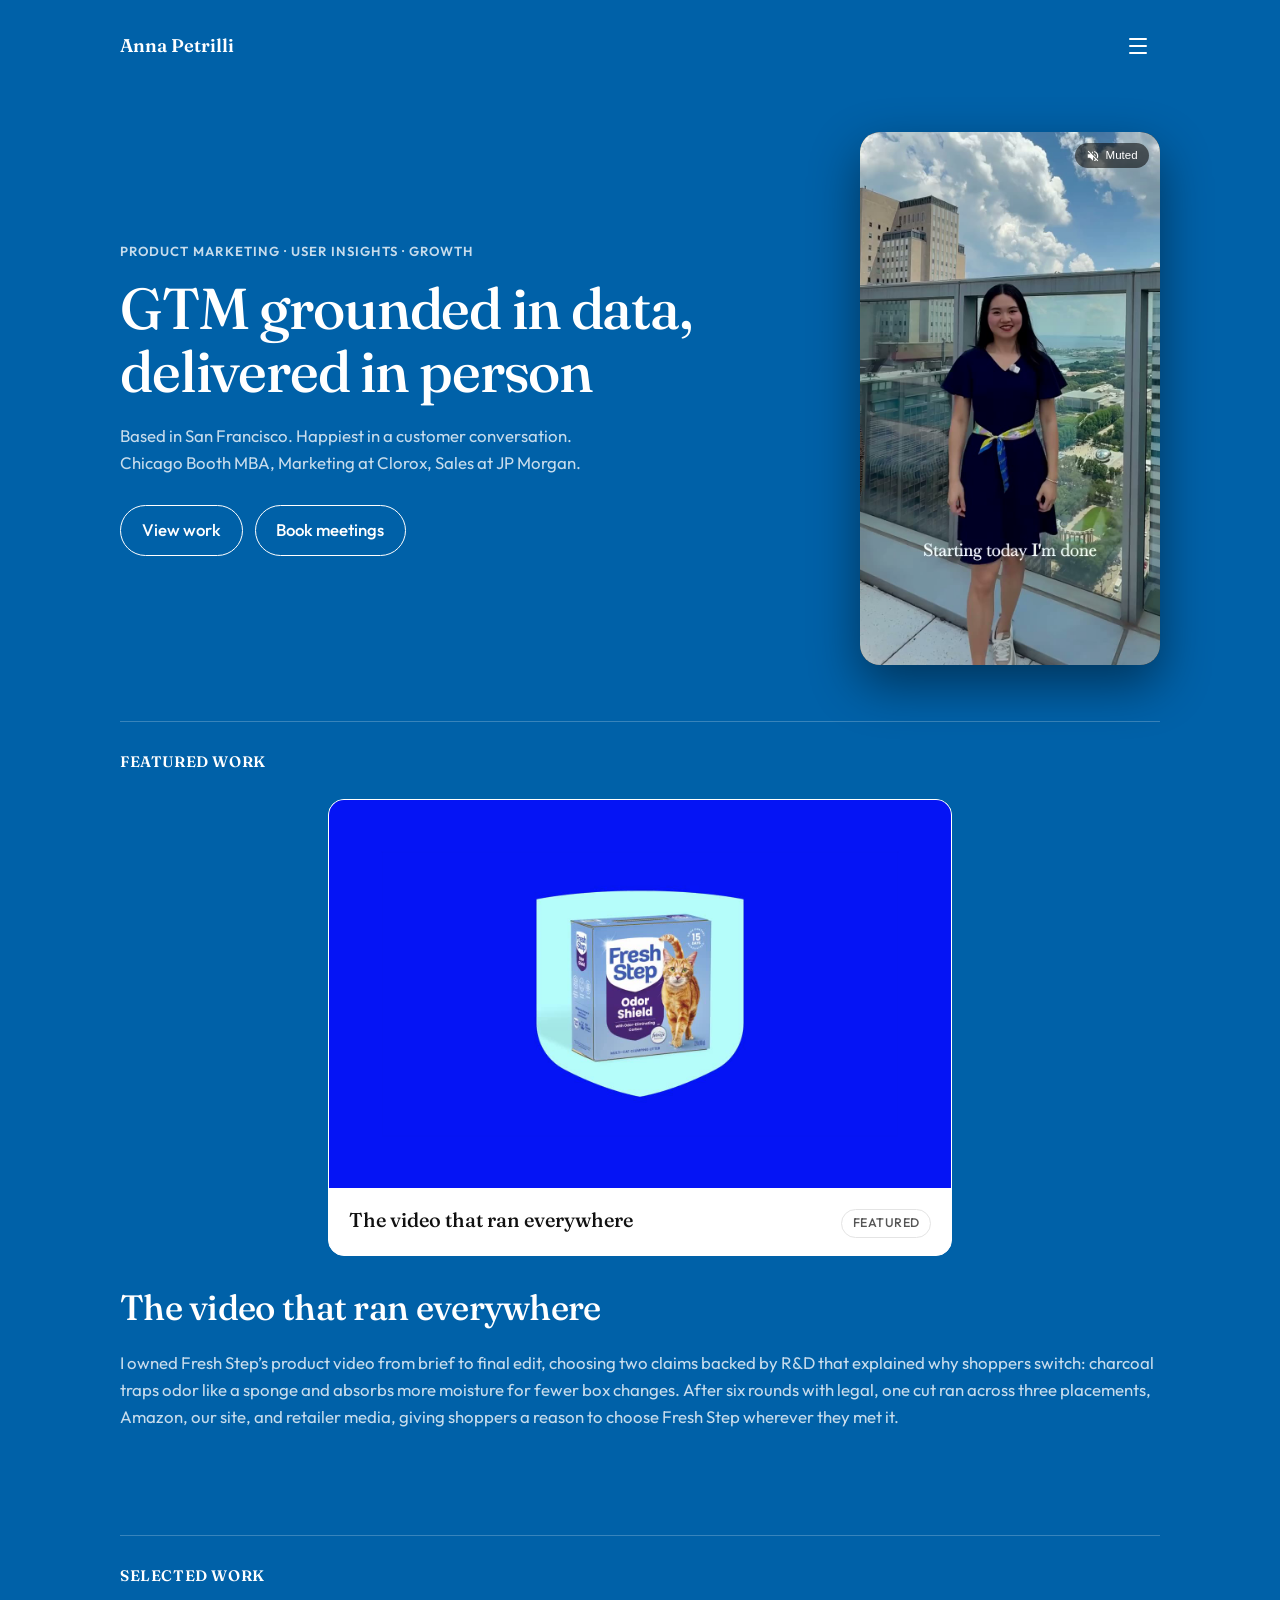
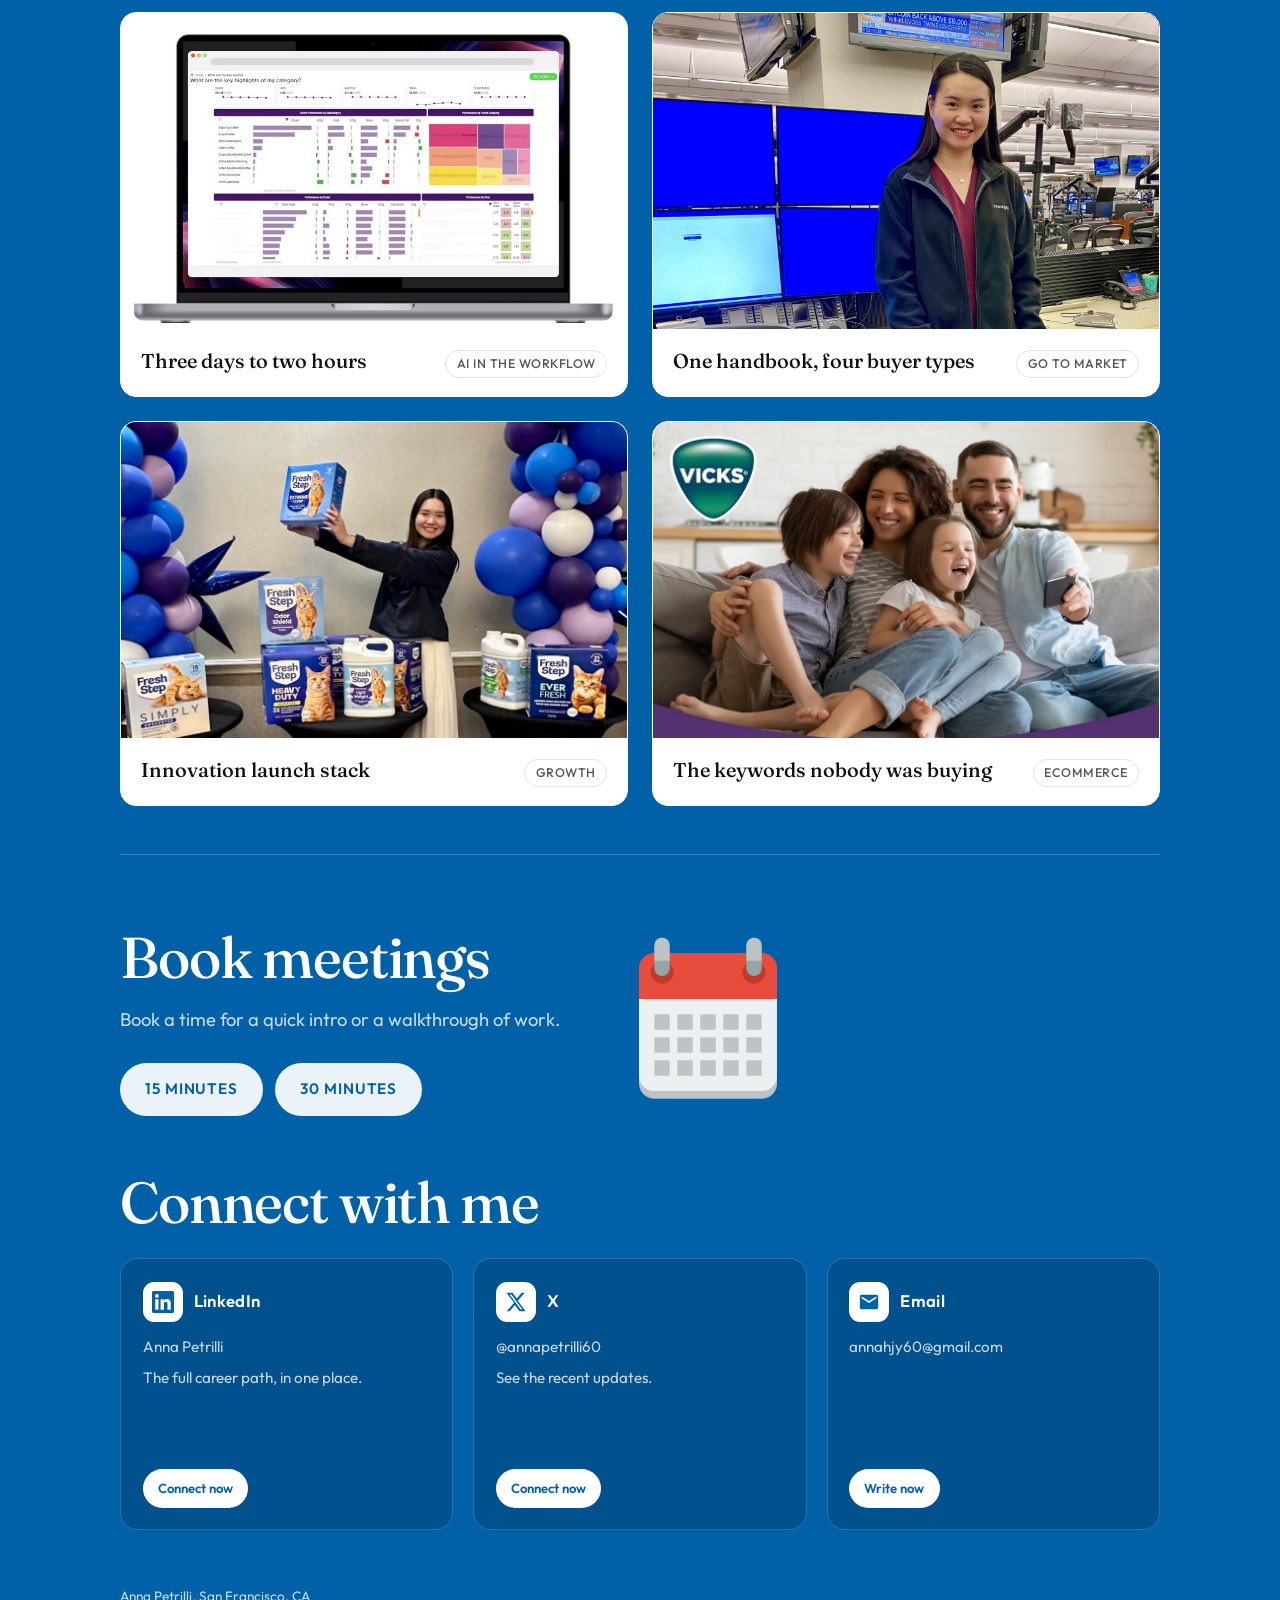
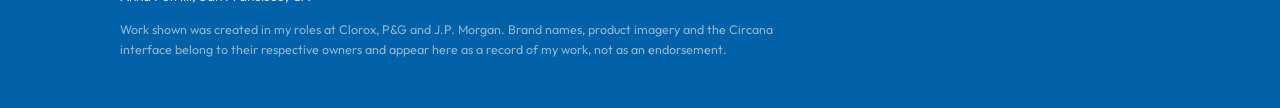
<file: index.html>
<!DOCTYPE html>
<html lang="en">
  <head>
    <meta charset="utf-8" />
    <meta name="viewport" content="width=device-width, initial-scale=1" />
    <title>Anna Petrilli — product marketing</title>
    <meta
      name="description"
      content="Anna Petrilli is a product marketer who turns consumer insight into claims, launches, and the channel math that proves they worked."
    />
    <link rel="icon" href="favicon.svg" type="image/svg+xml" />
    <link rel="icon" href="favicon-32.png" sizes="32x32" type="image/png" />
    <link rel="apple-touch-icon" href="apple-touch-icon.png" />
    <meta name="author" content="Anna Petrilli" />
    <meta property="og:type" content="website" />
    <meta property="article:author" content="Anna Petrilli" />
    <meta property="og:site_name" content="Anna Petrilli" />
    <meta property="og:title" content="Anna Petrilli — GTM grounded in data, delivered in person" />
    <meta
      property="og:description"
      content="Product marketing, consumer insights and growth. Chicago Booth MBA. Brand and ecommerce at Clorox, brand management at P&amp;G, institutional sales at J.P. Morgan."
    />
    <meta property="og:url" content="https://annapetrilli.app/" />
    <meta property="og:image" content="https://annapetrilli.app/images/preview-card-2400.jpg" />
    <meta property="og:image:width" content="2400" />
    <meta property="og:image:height" content="1260" />
    <meta name="twitter:card" content="summary_large_image" />
    <meta name="twitter:site" content="@AnnaPetrilli60" />
    <meta name="twitter:title" content="Anna Petrilli — GTM grounded in data, delivered in person" />
    <meta
      name="twitter:description"
      content="Product marketing, consumer insights and growth. Chicago Booth MBA. Brand and ecommerce at Clorox, brand management at P&amp;G, institutional sales at J.P. Morgan."
    />
    <meta name="twitter:image" content="https://annapetrilli.app/images/preview-card-2400.jpg" />
    <link rel="preconnect" href="https://fonts.googleapis.com" />
    <link rel="preconnect" href="https://fonts.gstatic.com" crossorigin />
    <link
      href="https://fonts.googleapis.com/css2?family=Fraunces:ital,opsz,wght@0,9..144,500;0,9..144,600;1,9..144,500&family=Outfit:wght@400;500;600&display=swap"
      rel="stylesheet"
    />
    <link rel="stylesheet" href="styles.css?v=32" />
  </head>
  <body>
    <header class="site-header">
      <a class="mark" href="index.html">Anna Petrilli</a>
      <nav class="site-nav">
        <button
          class="menu-toggle"
          type="button"
          aria-expanded="false"
          aria-controls="site-menu"
          aria-label="Menu"
        >
          <span></span>
          <span></span>
          <span></span>
        </button>
        <div class="menu-panel" id="site-menu" hidden>
          <a href="index.html" aria-current="page">Main</a>
          <a href="selected.html">Selected work</a>
          <a href="index.html#contact">Book meetings</a>
        </div>
      </nav>
    </header>

    <main id="top">
      <section class="hero">
        <div class="hero-copy">
          <p class="eyebrow">Product marketing · user insights · growth</p>
          <h1>GTM grounded in data, delivered in person</h1>
          <p class="lede">
            <span class="lede-place">Based in San Francisco.</span><span class="desktop-only"> Happiest in a customer conversation.</span><br class="desktop-only" />
            <span class="lede-cred">Chicago Booth MBA, Marketing at Clorox, Sales at JP Morgan.</span>
          </p>
          <div class="hero-actions">
            <a class="button" href="#work">View work</a>
            <a class="button" href="#contact">Book meetings</a>
          </div>
        </div>
        <button
          class="hero-media"
          type="button"
          data-open="hero"
          aria-label="Play the intro with sound"
        >
          <video
            autoplay
            muted
            loop
            playsinline
            poster="media/hero-intro.jpg?v=2"
            aria-label="Anna talking to camera"
          >
            <source src="media/hero-intro.mp4?v=3" type="video/mp4" />
          </video>
          <span class="hero-sound" aria-hidden="true">
            <svg viewBox="0 0 24 24" width="14" height="14">
              <path
                fill="currentColor"
                d="M16.5 12c0-1.77-1.02-3.29-2.5-4.03v2.21l2.45 2.45c.03-.2.05-.41.05-.63zm2.5 0c0 .94-.2 1.82-.54 2.64l1.51 1.51C20.63 14.91 21 13.5 21 12c0-4.28-2.99-7.86-7-8.77v2.06c2.89.86 5 3.54 5 6.71zM4.27 3 3 4.27 7.73 9H3v6h4l5 5v-6.73l4.25 4.25c-.67.52-1.42.93-2.25 1.18v2.06c1.38-.31 2.63-.95 3.69-1.81L19.73 21 21 19.73 4.27 3zM12 4 9.91 6.09 12 8.18V4z"
              />
            </svg>
            Muted
          </span>
        </button>
      </section>

      <section id="work" class="work">
        <h2>Featured work</h2>

        <div class="featured">
          <button class="card" type="button" data-open="spot">
            <div class="card-media">
              <img
                src="media/fresh-step-card.png?v=2"
                alt="Still from the Fresh Step product video"
              />
            </div>
            <div class="card-text">
              <p class="card-title">The video that ran everywhere</p>
              <p class="card-tag">Featured</p>
            </div>
          </button>
        <article class="featured-story">
          <h3>The video that ran everywhere</h3>
          <p>
            I owned Fresh Step’s product video from brief to final edit,
            choosing two claims backed by R&amp;D that explained why shoppers
            switch: charcoal traps odor like a sponge and absorbs more moisture
            for fewer box changes. After six rounds with legal, one cut ran
            across three placements, Amazon, our site, and retailer media,
            giving shoppers a reason to choose Fresh Step wherever they met it.
          </p>
        </article>
        </div>
      </section>

      <section id="selected" class="work home-selected desktop-only">
        <h2>Selected work</h2>
      </section>

      <section id="contact" class="contact">
        <div class="get-in-touch">
          <div class="get-in-touch-copy">
            <h2>Book meetings</h2>
            <p>
              Book a time for a quick intro or a walkthrough of work.
            </p>
            <div class="booking">
              <a
                class="button button-solid"
                href="https://cal.com/anna-petrilli/15min-meeting"
                >15 minutes</a
              >
              <a
                class="button button-solid"
                href="https://cal.com/anna-petrilli/30min-meeting"
                >30 minutes</a
              >
            </div>
          </div>
          <img
            class="cal-mark"
            src="images/calendar.png?v=2"
            alt=""
          />
        </div>

        <div class="connect">
          <h2>Connect with me</h2>
          <div class="connect-grid">
            <a
              class="connect-card"
              href="https://www.linkedin.com/in/apetrilli60"
              rel="me"
            >
              <div class="connect-top">
                <span class="connect-icon" aria-hidden="true">
                  <svg viewBox="0 0 24 24" width="22" height="22">
                    <path
                      fill="currentColor"
                      d="M20.45 20.45h-3.55v-5.57c0-1.33-.03-3.04-1.85-3.04-1.85 0-2.14 1.45-2.14 2.94v5.67H9.35V9h3.41v1.56h.05c.48-.9 1.64-1.85 3.37-1.85 3.6 0 4.27 2.37 4.27 5.46v6.28zM5.34 7.43a2.06 2.06 0 1 1 0-4.12 2.06 2.06 0 0 1 0 4.12zM7.12 20.45H3.56V9h3.56v11.45zM22.23 0H1.77C.79 0 0 .77 0 1.73v20.54C0 23.23.79 24 1.77 24h20.46c.98 0 1.77-.77 1.77-1.73V1.73C24 .77 23.21 0 22.23 0z"
                    />
                  </svg>
                </span>
                <span class="connect-label">LinkedIn</span>
              </div>
              <p class="connect-handle">Anna Petrilli</p>
              <p class="connect-copy">The full career path, in one place.</p>
              <span class="connect-cta">Connect now</span>
            </a>

            <a
              class="connect-card"
              href="https://x.com/annapetrilli60"
              rel="me noopener"
            >
              <div class="connect-top">
                <span class="connect-icon" aria-hidden="true">
                  <svg viewBox="0 0 24 24" width="22" height="22">
                    <path
                      fill="currentColor"
                      d="M18.244 2H21.5l-7.5 8.57L22.5 22h-6.59l-5.16-6.74L5.2 22H1.94l8.03-9.17L1.5 2h6.76l4.66 6.18L18.244 2zm-1.16 18.2h1.83L7.01 3.7H5.05l12.03 16.5z"
                    />
                  </svg>
                </span>
                <span class="connect-label">X</span>
              </div>
              <p class="connect-handle">@annapetrilli60</p>
              <p class="connect-copy">See the recent updates.</p>
              <span class="connect-cta">Connect now</span>
            </a>

            <a class="connect-card" href="mailto:annahjy60@gmail.com">
              <div class="connect-top">
                <span class="connect-icon" aria-hidden="true">
                  <svg viewBox="0 0 24 24" width="22" height="22">
                    <path
                      fill="currentColor"
                      d="M20 4H4c-1.1 0-2 .9-2 2v12c0 1.1.9 2 2 2h16c1.1 0 2-.9 2-2V6c0-1.1-.9-2-2-2zm0 4-8 5-8-5V6l8 5 8-5v2z"
                    />
                  </svg>
                </span>
                <span class="connect-label">Email</span>
              </div>
              <p class="connect-handle">annahjy60@gmail.com</p>
              <span class="connect-cta">Write now</span>
            </a>
          </div>
        </div>
      </section>
    </main>

    <footer>
      <p>Anna Petrilli, San Francisco, CA</p>
      <p class="disclaimer">
        Work shown was created in my roles at Clorox, P&amp;G and J.P. Morgan.
        Brand names, product imagery and the Circana interface belong to their
        respective owners and appear here as a record of my work, not as an
        endorsement.
      </p>
    </footer>

    <div hidden>
      <article id="story-hero" data-orientation="portrait">
        <p class="story-tag">Intro</p>
        <h3>Anna Petrilli</h3>
        <video controls preload="metadata" playsinline poster="media/hero-intro.jpg?v=2">
          <source src="media/hero-intro.mp4?v=3" type="video/mp4" />
        </video>
      </article>

      <article id="story-spot">
        <p class="story-tag">Featured · Clorox</p>
        <h3>The video that ran everywhere</h3>
        <video
          controls
          preload="metadata"
          playsinline
          poster="media/fresh-step-poster.jpg"
        >
          <source src="media/fresh-step-60s.mp4" type="video/mp4" />
        </video>
        <p>
          Fresh Step needed one product video that could carry the brand
          across three placements: the Amazon product page, our own site, and
          retailer media that could end up in a social feed. Three kinds of
          attention, one cut. I owned it from brief to final edit.
        </p>
        <p>
          I started with what a shopper needs to see before choosing a litter,
          then narrowed a long list to two claims that explained why people
          switch, set us apart from competitors, and had R&amp;D proof behind
          them: charcoal traps odor particles like a sponge, and it absorbs
          more moisture for fewer box changes.
        </p>
        <p>
          Then came six rounds with legal, trading words they couldn’t defend
          for words that still sold, until every claim worked with the sound
          on or off. It went live across all three placements, giving shoppers
          a reason to choose Fresh Step wherever they found the brand.
        </p>
      </article>
    </div>

    <dialog class="story-dialog" id="story-dialog" aria-labelledby="dialog-title">
      <button class="dialog-close" type="button" aria-label="Close story">
        Close
      </button>
      <div class="dialog-body"></div>
    </dialog>

    <script src="script.js?v=15"></script>
  </body>
</html>
</file>
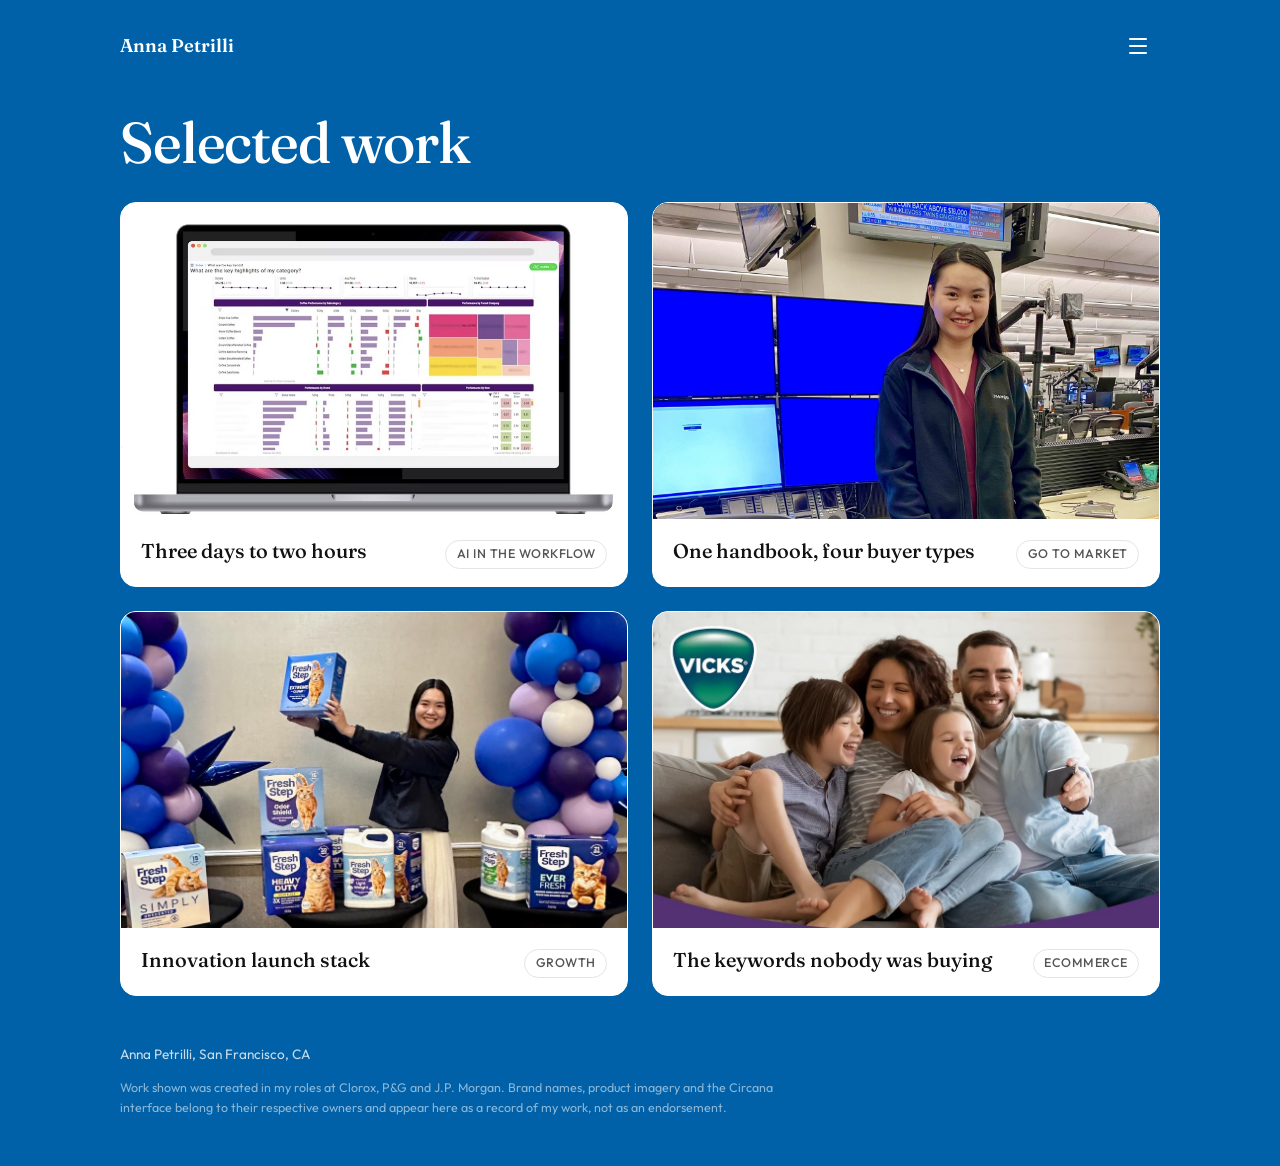
<file: selected.html>
<!DOCTYPE html>
<html lang="en">
  <head>
    <meta charset="utf-8" />
    <meta name="viewport" content="width=device-width, initial-scale=1" />
    <title>Selected work — Anna Petrilli</title>
    <meta
      name="description"
      content="Selected work by Anna Petrilli: go to market, growth, ecommerce, and AI in the workflow."
    />
    <link rel="icon" href="favicon.svg" type="image/svg+xml" />
    <link rel="icon" href="favicon-32.png" sizes="32x32" type="image/png" />
    <link rel="apple-touch-icon" href="apple-touch-icon.png" />
    <link rel="preconnect" href="https://fonts.googleapis.com" />
    <link rel="preconnect" href="https://fonts.gstatic.com" crossorigin />
    <link
      href="https://fonts.googleapis.com/css2?family=Fraunces:ital,opsz,wght@0,9..144,500;0,9..144,600;1,9..144,500&family=Outfit:wght@400;500;600&display=swap"
      rel="stylesheet"
    />
    <link rel="stylesheet" href="styles.css?v=32" />
  </head>
  <body>
    <header class="site-header">
      <a class="mark" href="index.html">Anna Petrilli</a>
      <nav class="site-nav">
        <button
          class="menu-toggle"
          type="button"
          aria-expanded="false"
          aria-controls="site-menu"
          aria-label="Menu"
        >
          <span></span>
          <span></span>
          <span></span>
        </button>
        <div class="menu-panel" id="site-menu" hidden>
          <a href="index.html">Main</a>
          <a href="selected.html" aria-current="page">Selected work</a>
          <a href="index.html#contact">Book meetings</a>
        </div>
      </nav>
    </header>

    <main>
      <section class="work page-work">
        <h1 class="page-title">Selected work</h1>
        <div class="grid">
          <button class="card" type="button" data-open="circana">
            <div class="card-media">
              <img
                src="images/circana-dashboard.jpg"
                alt="Circana category dashboard on a laptop"
                loading="lazy"
              />
            </div>
            <div class="card-text">
              <p class="card-title">Three days to two hours</p>
              <p class="card-tag">AI in the workflow</p>
            </div>
          </button>

          <button class="card" type="button" data-open="jpm">
            <div class="card-media">
              <img
                class="jpm-photo"
                src="images/jpm-trading-floor.jpg"
                alt="Anna on the J.P. Morgan trading floor"
                loading="lazy"
              />
            </div>
            <div class="card-text">
              <p class="card-title">One handbook, four buyer types</p>
              <p class="card-tag">Go to market</p>
            </div>
          </button>

          <button class="card" type="button" data-open="launch">
            <div class="card-media">
              <img
                class="launch-photo"
                src="images/fresh-step-launch.jpg?v=2"
                alt="Anna with the Fresh Step innovation lineup"
                loading="lazy"
              />
            </div>
            <div class="card-text">
              <p class="card-title">Innovation launch stack</p>
              <p class="card-tag">Growth</p>
            </div>
          </button>

          <button class="card" type="button" data-open="zzzquil">
            <div class="card-media">
              <img
                src="images/vicks-family.jpg?v=1"
                alt="Vicks family campaign creative"
                loading="lazy"
              />
            </div>
            <div class="card-text">
              <p class="card-title">The keywords nobody was buying</p>
              <p class="card-tag">Ecommerce</p>
            </div>
          </button>
        </div>
      </section>
    </main>

    <footer>
      <p>Anna Petrilli, San Francisco, CA</p>
      <p class="disclaimer">
        Work shown was created in my roles at Clorox, P&amp;G and J.P. Morgan.
        Brand names, product imagery and the Circana interface belong to their
        respective owners and appear here as a record of my work, not as an
        endorsement.
      </p>
    </footer>

    <div hidden>
      <article id="story-circana">
        <p class="story-tag">AI in the workflow · Clorox</p>
        <h3>Three days to two hours</h3>
        <div class="story-frame">
          <img
            src="images/circana-dashboard.jpg"
            alt="Circana category dashboard on a laptop"
          />
        </div>
        <p>
          Every month, two people spent three days in Excel stitching Circana
          reports together and hunting for why revenue moved. Slow, ad hoc and
          rebuilt from scratch. I consolidated every report into a single pull,
          then built an AI topline analysis skill that reads the drivers behind
          the numbers. Same monthly question. New runtime:
          about two hours. AI didn’t replace anyone’s judgment. It removed
          the grind, so the team spent its time on the only thing that mattered:
          deciding where to act and how to win.
        </p>
      </article>

      <article id="story-jpm">
        <p class="story-tag">Go to market · J.P. Morgan</p>
        <h3>One handbook, four buyer types</h3>
        <div class="story-frame">
          <img
            class="jpm-photo"
            src="images/jpm-trading-floor.jpg"
            alt="Anna on the J.P. Morgan trading floor"
          />
        </div>
        <p>
          A newly formed credit group at J.P. Morgan was sitting on inventory
          nobody had a sales motion for: synthetic credit, tranched exposure,
          assets the bank wanted off its balance sheet. No single buyer wanted
          all of it. So I stopped pitching and started segmenting. Public
          finance buyers could read the tax angle. Credit analyst shops could
          underwrite the risk. Hedge funds wanted the yield. Instead of a pitch
          per buyer, I built one handbook organized by asset, so a client on the
          West Coast roadshow could pick what was worth a second conversation.
          Roadshow follow ups generated an additional $300MM in traded
          notional, 200% above expectations.
        </p>
      </article>

      <article id="story-launch">
        <p class="story-tag">Growth · Clorox</p>
        <h3>Innovation launch stack</h3>
        <div class="story-frame">
          <img
            class="launch-photo"
            src="images/fresh-step-launch.jpg?v=2"
            alt="Anna with the Fresh Step innovation lineup"
          />
        </div>
        <p>
          Specialty brands were crowding the litter aisle, and Fresh Step needed
          an innovation launch that would actually move. I built the whole stack
          behind it: the claim, the creative, the consumer test that proved the
          claim landed, and the forecast that told Walmart and Target what to
          expect. The forecast and the consumer insight carried the buyer
          meetings, building conviction that the innovation deserved space on
          shelf. Two months after launch, sales were up 60% against the prior
          period. It was a win-win for our brand and retailers.
        </p>
      </article>

      <article id="story-zzzquil">
        <p class="story-tag">Ecommerce · P&amp;G</p>
        <h3>The keywords nobody was buying</h3>
        <div class="story-frame">
          <img
            src="images/vicks-family.jpg?v=1"
            alt="Vicks family campaign creative"
          />
        </div>
        <p>
          ZzzQuil Kids was telling parents it worked faster. But parents
          weren’t buying speed. They were buying a kid who can sleep through
          the night and be energetic in the morning. I moved the brand from the functional claim to the
          emotional one, and the imagery from kids alone to parents and kids
          together.
        </p>
        <p>
          After taking care of brand assets, I also improved paid search: I
          found Amazon paid search sat on branded terms, while a large portion
          of traffic lived in “kids sleep” and Spanish category terms nobody
          had bought. I rebuilt the keyword list and the listing’s hidden
          search terms around the language shoppers actually used. Conversion
          rose 15%.
        </p>
      </article>
    </div>

    <dialog class="story-dialog" id="story-dialog" aria-labelledby="dialog-title">
      <button class="dialog-close" type="button" aria-label="Close story">
        Close
      </button>
      <div class="dialog-body"></div>
    </dialog>

    <script src="script.js?v=15"></script>
  </body>
</html>
</file>
<file: styles.css>
:root {
  --paper: #0061a8;
  --ink: #fff;
  --muted: rgba(255, 255, 255, 0.78);
  --rule: rgba(255, 255, 255, 0.22);
  --card: #fff;
  --card-ink: #111;
  --card-muted: #555;
  --card-rule: #e4e4e4;
  --accent: #fff;
  --accent-hover: #d6e8f5;
  --tile: #00487d;
  --tile-alt: #003d6b;
}

*,
*::before,
*::after {
  box-sizing: border-box;
}

html {
  scroll-behavior: smooth;
}

body {
  margin: 0;
  min-height: 100vh;
  color: var(--ink);
  background: var(--paper);
  font-family: Outfit, system-ui, sans-serif;
  font-size: 1.05rem;
  line-height: 1.6;
}

a {
  color: var(--accent);
  text-underline-offset: 0.18em;
}

a:hover {
  color: var(--accent-hover);
}

.site-header,
main,
footer {
  width: min(1040px, calc(100% - 2.5rem));
  margin-inline: auto;
}

.site-header {
  display: flex;
  align-items: center;
  justify-content: space-between;
  gap: 1rem;
  padding: 1.5rem 0 0;
}

.mark {
  margin: 0;
  color: var(--ink);
  font-family: Fraunces, Georgia, serif;
  font-size: 1.15rem;
  font-weight: 600;
  text-decoration: none;
}

.site-nav {
  position: relative;
}

.menu-toggle {
  display: flex;
  flex-direction: column;
  justify-content: center;
  gap: 5px;
  width: 2.75rem;
  height: 2.75rem;
  padding: 0;
  border: 0;
  background: transparent;
  cursor: pointer;
}

.menu-toggle span {
  display: block;
  width: 1.15rem;
  height: 2px;
  margin-inline: auto;
  border-radius: 1px;
  background: #fff;
}

.menu-panel {
  position: absolute;
  top: calc(100% + 0.45rem);
  right: 0;
  z-index: 20;
  display: flex;
  flex-direction: column;
  min-width: 13rem;
  padding: 0.4rem;
  border: 1px solid rgba(255, 255, 255, 0.22);
  border-radius: 1rem;
  background: #003d6b;
  box-shadow: 0 16px 40px rgba(0, 0, 0, 0.28);
}

.menu-panel[hidden] {
  display: none;
}

.menu-panel a {
  padding: 0.75rem 0.95rem;
  border-radius: 0.7rem;
  color: #fff;
  font-weight: 500;
  text-decoration: none;
}

.menu-panel a:hover,
.menu-panel a[aria-current="page"] {
  background: rgba(255, 255, 255, 0.14);
  color: #fff;
}

/* Hero */

.hero {
  display: grid;
  grid-template-columns: 1.4fr 1fr;
  align-items: center;
  gap: 3rem;
  padding: 4rem 0 3.5rem;
}

.eyebrow {
  margin: 0 0 1rem;
  color: var(--muted);
  font-size: 0.82rem;
  font-weight: 600;
  letter-spacing: 0.08em;
  text-transform: uppercase;
}

h1 {
  margin: 0 0 1.25rem;
  font-family: Fraunces, Georgia, serif;
  font-size: clamp(2.2rem, 5.2vw, 3.6rem);
  font-weight: 500;
  font-optical-sizing: auto;
  line-height: 1.08;
  letter-spacing: -0.02em;
}

.lede {
  margin: 0 0 1.75rem;
  max-width: 34rem;
  color: var(--muted);
}

.hero-actions {
  display: flex;
  flex-wrap: wrap;
  align-items: center;
  gap: 0.75rem;
}

.button {
  display: inline-flex;
  align-items: center;
  gap: 0.45rem;
  padding: 0.7rem 1.3rem;
  border: 1px solid var(--ink);
  border-radius: 999px;
  background: transparent;
  color: var(--ink);
  font-weight: 500;
  text-decoration: none;
}

.button:hover {
  background: var(--ink);
  color: var(--paper);
}

.button-solid,
.button-nav {
  border-color: transparent;
  background: rgba(255, 255, 255, 0.92);
  color: var(--paper);
  font-size: 0.82rem;
  font-weight: 600;
  letter-spacing: 0.06em;
  text-transform: uppercase;
}

.button-solid:hover,
.button-nav:hover {
  background: #fff;
  color: var(--paper);
}

.button-solid {
  font-size: 0.95rem;
  padding: 0.85rem 1.5rem;
}

.hero-media {
  position: relative;
  display: block;
  justify-self: end;
  width: min(100%, 300px);
  aspect-ratio: 9 / 16;
  padding: 0;
  overflow: hidden;
  border: 0;
  border-radius: 1.25rem;
  background: #111;
  box-shadow: 0 20px 50px rgba(0, 0, 0, 0.45);
  cursor: pointer;
  transition: transform 0.2s ease, box-shadow 0.2s ease;
}

.hero-media:hover,
.hero-media:focus-visible {
  transform: translateY(-3px);
  box-shadow: 0 26px 60px rgba(0, 0, 0, 0.5);
}

.hero-media video {
  display: block;
  width: 100%;
  height: 100%;
  object-fit: cover;
}

.hero-sound {
  position: absolute;
  top: 0.7rem;
  right: 0.7rem;
  display: inline-flex;
  align-items: center;
  gap: 0.35rem;
  padding: 0.35rem 0.7rem;
  border-radius: 999px;
  background: rgba(0, 0, 0, 0.55);
  color: #fff;
  font-size: 0.72rem;
  font-weight: 500;
  line-height: 1;
}

/* Sections */

.work {
  padding: 0 0 3rem;
  border-top: 1px solid var(--rule);
}

.page-work {
  border-top: 0;
  padding-top: 2.75rem;
}

.page-title {
  margin: 0 0 1.75rem;
  font-family: Fraunces, Georgia, serif;
  font-size: clamp(2.2rem, 5.2vw, 3.6rem);
  font-weight: 500;
  line-height: 1.08;
  letter-spacing: -0.02em;
  text-transform: none;
}

.featured {
  margin-bottom: 3.5rem;
}

.featured .card {
  width: min(100%, 60%);
  margin-inline: auto;
}

.featured .card-media {
  aspect-ratio: 16 / 10;
  background: #0515f5;
}

.featured-story {
  max-width: none;
  padding: 1.5rem 0 0;
}

.featured-story h3 {
  margin: 0 0 0.85rem;
  font-family: Fraunces, Georgia, serif;
  font-size: clamp(1.6rem, 3.2vw, 2.2rem);
  font-weight: 500;
  letter-spacing: -0.02em;
}

.featured-story p {
  margin: 0;
  color: var(--muted);
}

.contact {
  border-top: 1px solid var(--rule);
}

h2 {
  margin: 1.75rem 0 1.5rem;
  font-family: Fraunces, Georgia, serif;
  font-size: 0.95rem;
  font-weight: 600;
  letter-spacing: 0.04em;
  text-transform: uppercase;
}

/* Work grid */

.grid {
  display: grid;
  grid-template-columns: repeat(2, 1fr);
  gap: 1.5rem;
}

.card {
  display: block;
  width: 100%;
  margin: 0;
  padding: 0;
  overflow: hidden;
  border: 1px solid var(--card);
  border-radius: 1rem;
  background: var(--card);
  color: var(--card-ink);
  font: inherit;
  text-align: left;
  text-decoration: none;
  cursor: pointer;
  transition: transform 0.2s ease, box-shadow 0.2s ease;
}

.card:hover {
  color: var(--card-ink);
  transform: translateY(-3px);
  box-shadow: 0 14px 34px rgba(0, 0, 0, 0.22);
}

.card-media {
  aspect-ratio: 16 / 10;
  overflow: hidden;
  background: #111;
}

.card-media img,
.card-media video {
  display: block;
  width: 100%;
  height: 100%;
  object-fit: cover;
}

.jpm-photo {
  object-position: 58% 40%;
}

.tile {
  display: flex;
  flex-direction: column;
  align-items: flex-start;
  justify-content: flex-end;
  padding: 1.5rem;
  background: var(--tile);
  color: var(--ink);
}

.tile-alt {
  background: var(--tile-alt);
}

.tile .big {
  font-family: Fraunces, Georgia, serif;
  font-size: clamp(3rem, 7vw, 4.5rem);
  font-weight: 500;
  line-height: 1;
  letter-spacing: -0.03em;
}

.tile .small {
  margin-top: 0.5rem;
  font-size: 0.95rem;
  opacity: 0.85;
}

.card-text {
  display: flex;
  align-items: baseline;
  justify-content: space-between;
  gap: 1rem;
  padding: 1rem 1.25rem 1.1rem;
}

.card-title {
  margin: 0;
  font-family: Fraunces, Georgia, serif;
  font-size: 1.25rem;
  font-weight: 500;
}

.card-tag {
  margin: 0;
  flex-shrink: 0;
  padding: 0.2rem 0.65rem;
  border: 1px solid var(--card-rule);
  border-radius: 999px;
  color: var(--card-muted);
  font-size: 0.78rem;
  font-weight: 500;
  letter-spacing: 0.04em;
  text-transform: uppercase;
}

/* Story overlay */

.story-dialog {
  width: min(800px, calc(100% - 2rem));
  max-height: min(88vh, 900px);
  padding: 1.5rem 1.5rem 1.75rem;
  overflow: auto;
  border: 1px solid #fff;
  border-radius: 1rem;
  background: #fff;
  color: var(--card-ink);
  box-shadow: 0 24px 80px rgba(0, 0, 0, 0.7);
}

.story-dialog.video-only {
  width: min(1120px, calc(100% - 1.5rem));
  max-height: min(94vh, 920px);
  padding: 0.7rem 0.75rem 0.85rem;
}

.story-dialog.video-only .story-tag,
.story-dialog.video-only h3 {
  display: none;
}

/* The [open] guard keeps the closed dialog's UA display: none intact. */
.story-dialog.video-only[open] {
  display: flex;
  flex-direction: column;
}

.story-dialog.video-only .dialog-body {
  order: 1;
}

.story-dialog.video-only .dialog-close {
  order: 2;
  margin: 0.7rem auto 0;
}

.story-dialog.video-only video {
  width: 100%;
  max-height: calc(94vh - 3.25rem);
  margin: 0;
  object-fit: contain;
}

/* Portrait clips are sized off viewport height so they never letterbox. */
.story-dialog.video-only.video-portrait {
  width: min(26rem, 48vh, calc(100% - 1.5rem));
}

.story-dialog.video-only.video-portrait video {
  aspect-ratio: 9 / 16;
  object-fit: cover;
}

.dialog-close {
  display: block;
  margin: 0 0 1.25rem auto;
  padding: 0.35rem 0.7rem;
  border: 1px solid var(--card-ink);
  border-radius: 999px;
  background: transparent;
  color: var(--card-ink);
  font: inherit;
  font-size: 0.85rem;
  cursor: pointer;
}

.dialog-close:hover {
  background: var(--card-ink);
  color: #fff;
}

.story-tag {
  margin: 0 0 0.35rem;
  color: var(--card-muted);
  font-size: 0.8rem;
  font-weight: 600;
  letter-spacing: 0.06em;
  text-transform: uppercase;
}

.dialog-body h3 {
  margin: 0 0 1rem;
  font-family: Fraunces, Georgia, serif;
  font-size: 1.6rem;
  font-weight: 500;
  letter-spacing: -0.01em;
}

.dialog-body p {
  margin: 0;
  color: var(--card-muted);
}

.dialog-body p + p {
  margin-top: 1rem;
}

.dialog-body video {
  display: block;
  width: 100%;
  margin: 0 0 1.1rem;
  border-radius: 0.6rem;
  background: #000;
}

.dialog-body .story-frame {
  aspect-ratio: 16 / 9;
  overflow: hidden;
  margin: 0 0 1.1rem;
  border-radius: 0.6rem;
  background: #111;
}

.dialog-body .story-frame img {
  display: block;
  width: 100%;
  height: 100%;
  object-fit: cover;
  margin: 0;
}

.dialog-body .jpm-photo {
  object-position: 58% 40%;
}

/* Contact and footer */

.contact {
  padding: 4.5rem 0 3.5rem;
}

.get-in-touch {
  display: flex;
  align-items: center;
  gap: 3.5rem;
  padding-bottom: 3.5rem;
}

.get-in-touch-copy {
  max-width: 40rem;
}

.get-in-touch h2,
.connect h2 {
  margin: 0 0 1rem;
  font-family: Fraunces, Georgia, serif;
  font-size: clamp(2.2rem, 5.2vw, 3.6rem);
  font-weight: 500;
  font-optical-sizing: auto;
  line-height: 1.08;
  letter-spacing: -0.02em;
  text-transform: none;
}

.cal-mark {
  width: min(11.5rem, 32vw);
  height: auto;
  flex-shrink: 0;
}

.get-in-touch p {
  margin: 0 0 1.75rem;
  max-width: 28rem;
  color: var(--muted);
  font-size: 1.15rem;
}

.booking {
  display: flex;
  flex-wrap: wrap;
  gap: 0.75rem;
}

.connect h2 {
  margin-bottom: 1.5rem;
}

.connect-grid {
  display: grid;
  grid-template-columns: repeat(3, 1fr);
  gap: 1.25rem;
}

.connect-card {
  display: flex;
  flex-direction: column;
  min-height: 17rem;
  padding: 1.4rem 1.35rem 1.35rem;
  border: 1px solid rgba(255, 255, 255, 0.18);
  border-radius: 1.1rem;
  background: rgba(0, 40, 72, 0.28);
  color: var(--ink);
  text-decoration: none;
}

.connect-card:hover {
  background: rgba(0, 32, 60, 0.45);
  color: var(--ink);
}

.connect-top {
  display: flex;
  align-items: center;
  gap: 0.7rem;
}

.connect-icon {
  display: grid;
  place-items: center;
  width: 2.5rem;
  height: 2.5rem;
  border-radius: 0.7rem;
  background: #fff;
  color: var(--paper);
}

.connect-label {
  font-weight: 600;
  letter-spacing: 0.02em;
}

.connect-handle {
  margin: 0.85rem 0 0.4rem;
  color: var(--muted);
  font-size: 0.95rem;
}

.connect-copy {
  margin: 0 0 1.4rem;
  color: var(--muted);
  font-size: 0.95rem;
}

.connect-cta {
  margin-top: auto;
  align-self: flex-start;
  padding: 0.55rem 0.95rem;
  border-radius: 999px;
  background: #fff;
  color: var(--paper);
  font-size: 0.82rem;
  font-weight: 600;
}

footer {
  padding: 0 0 3rem;
}

footer p {
  margin: 0;
  color: var(--muted);
  font-size: 0.85rem;
}

@media (max-width: 760px) {
  .site-header,
  main,
  footer {
    width: min(1040px, calc(100% - 2rem));
  }

  .hero {
    grid-template-columns: 1fr;
    gap: 2rem;
    padding-top: 2.5rem;
  }

  .eyebrow,
  .desktop-only {
    display: none;
  }

  .lede {
    display: flex;
    flex-direction: column;
  }

  .lede-cred {
    order: -1;
  }

  .hero-media {
    justify-self: center;
    width: min(100%, 180px);
  }

  .grid {
    grid-template-columns: 1fr;
  }

  .featured {
    margin-bottom: 2.5rem;
  }

  .featured .card {
    width: 100%;
  }

  .card-text {
    flex-direction: column;
    align-items: flex-start;
    gap: 0.5rem;
  }

  .connect-grid {
    grid-template-columns: 1fr;
  }

  .cal-mark {
    width: 5.5rem;
  }

  nav {
    align-items: center;
  }
}

.disclaimer {
  margin-top: 0.75rem;
  max-width: 44rem;
  font-size: 0.78rem;
  opacity: 0.7;
}
</file>
